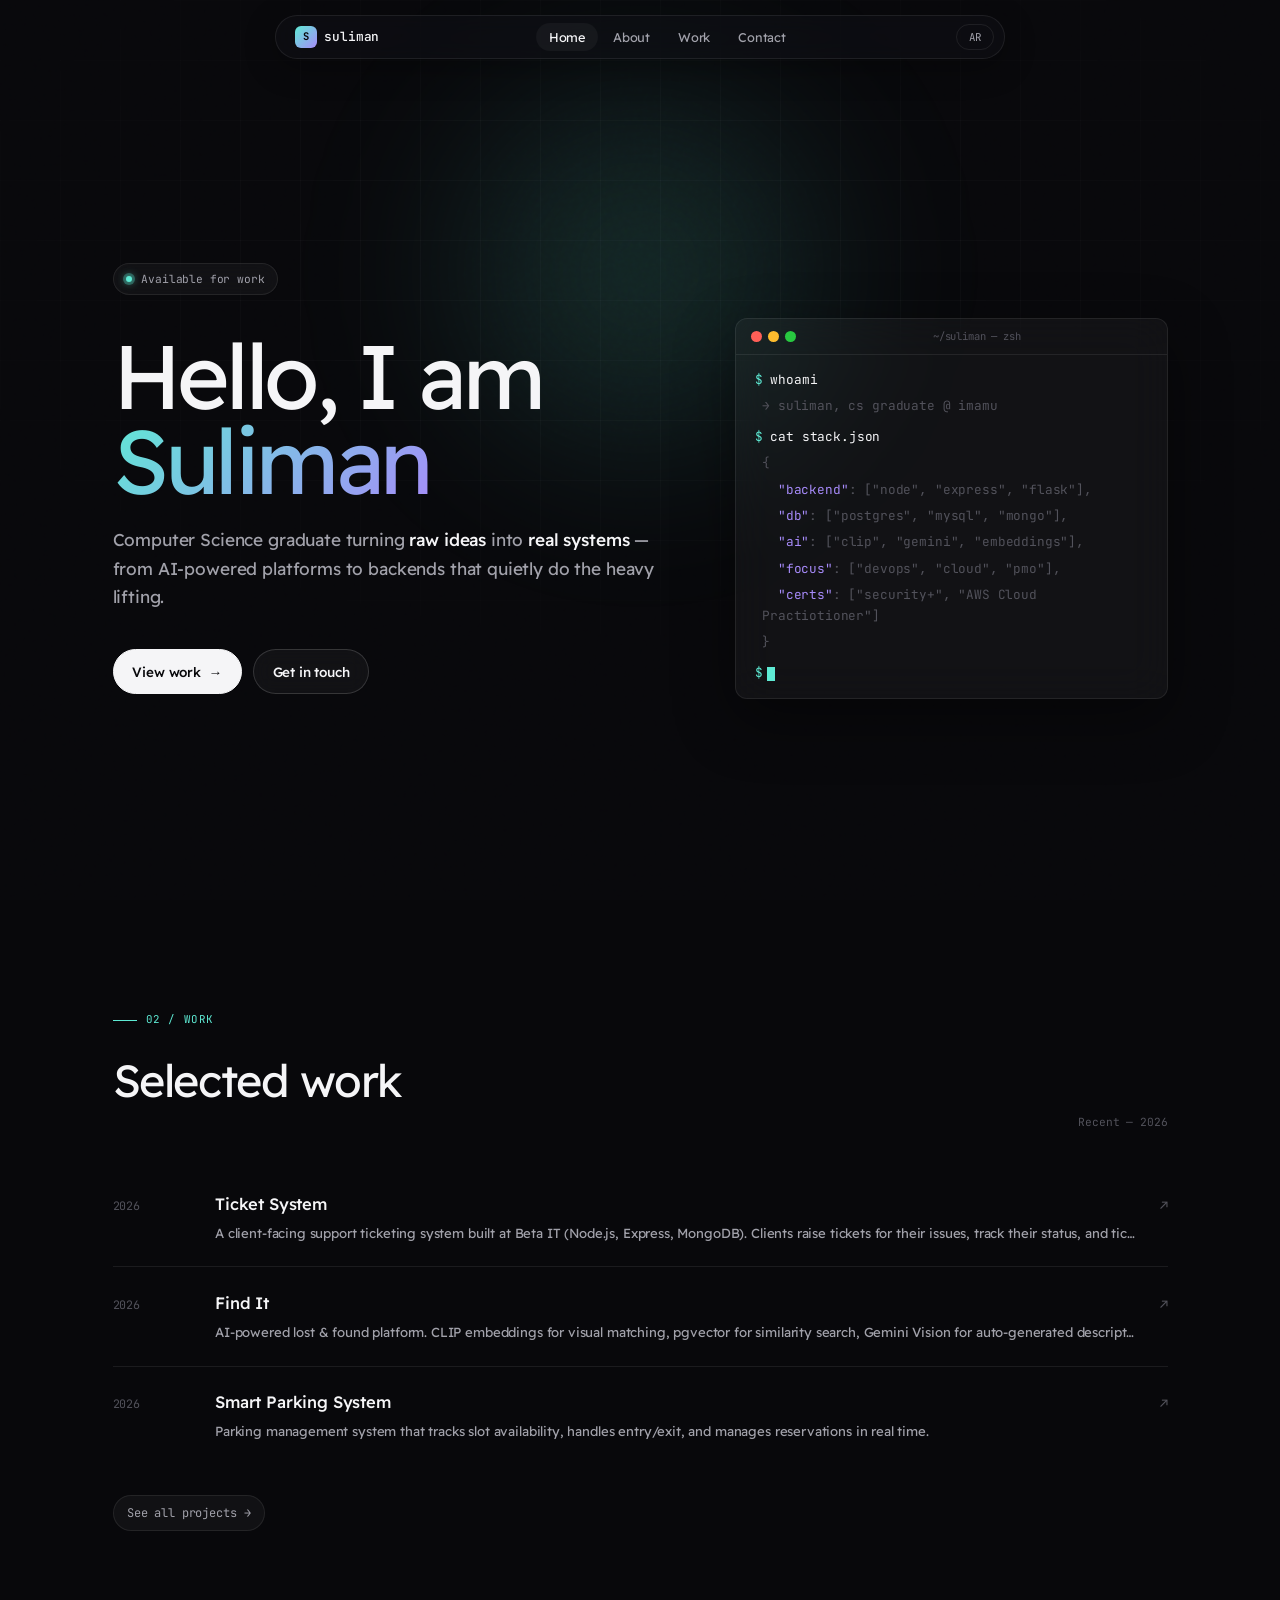
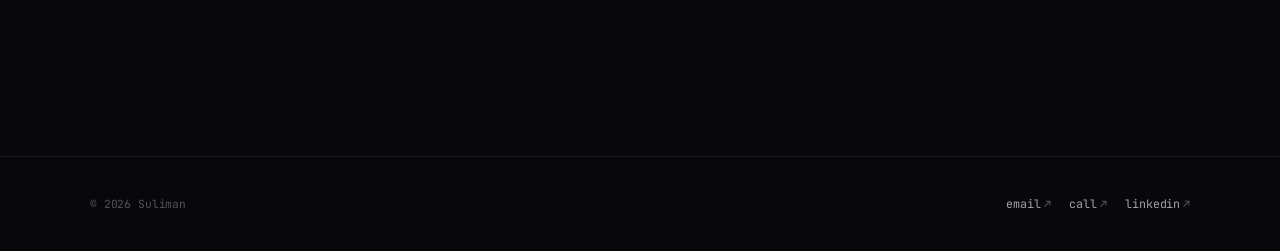
<file: index.html>
<!DOCTYPE html>
<html lang="en" dir="ltr">
<head>
  <meta charset="UTF-8">
  <meta name="viewport" content="width=device-width, initial-scale=1.0">
  <title>Suliman — Portfolio</title>
  <link rel="preconnect" href="https://fonts.googleapis.com">
  <link rel="preconnect" href="https://fonts.gstatic.com" crossorigin>
  <link href="https://fonts.googleapis.com/css2?family=Readex+Pro:wght@400;500;600;700&family=IBM+Plex+Sans+Arabic:wght@400;500;600;700&family=JetBrains+Mono:wght@400;500&display=swap" rel="stylesheet">
  <link rel="stylesheet" href="styles.css">
  <style>
    /* Home-specific */
    .hero-grid {
      display: grid;
      grid-template-columns: 1fr;
      gap: 3rem;
      align-items: center;
    }

    @media (min-width: 900px) {
      .hero-grid {
        grid-template-columns: 1.3fr 1fr;
        gap: 4rem;
      }
    }

    .work-list {
      display: flex;
      flex-direction: column;
    }

    .work-item {
      display: grid;
      grid-template-columns: 80px 1fr auto;
      gap: 1.5rem;
      padding: 1.5rem 0;
      border-bottom: 1px solid var(--border);
      text-decoration: none;
      color: inherit;
      align-items: baseline;
      transition: padding 0.25s;
      position: relative;
    }

    .work-item::before {
      content: '';
      position: absolute;
      inset: 0;
      background: linear-gradient(90deg, transparent, var(--bg-glass), transparent);
      opacity: 0;
      transition: opacity 0.25s;
      border-radius: 4px;
      pointer-events: none;
    }

    .work-item:hover::before { opacity: 1; }
    .work-item:hover { padding-left: 1rem; padding-right: 1rem; }

    .work-item:last-child { border-bottom: none; }

    .work-year {
      font-family: var(--font-mono);
      font-size: 0.78rem;
      color: var(--fg-subtle);
    }

    .work-info {
      min-width: 0;
    }

    .work-info h3 {
      margin-bottom: 0.3rem;
      transition: color 0.15s;
      color: var(--fg);
    }

    .work-item:hover h3 { color: var(--accent); }

    .work-info p {
      font-size: 0.88rem;
      color: var(--fg-muted);
      overflow: hidden;
      text-overflow: ellipsis;
      white-space: nowrap;
    }

    .work-arrow {
      font-family: var(--font-mono);
      font-size: 0.9rem;
      color: var(--fg-subtle);
      transition: transform 0.2s, color 0.2s;
    }

    .work-item:hover .work-arrow {
      color: var(--accent);
      transform: translateX(6px);
    }

    body[lang="ar"] .work-item:hover .work-arrow { transform: translateX(-6px); }

    .view-all {
      display: inline-flex;
      align-items: center;
      gap: 0.5rem;
      font-family: var(--font-mono);
      font-size: 0.8rem;
      color: var(--fg-muted);
      text-decoration: none;
      margin-top: 2rem;
      padding: 0.5rem 0.9rem;
      border: 1px solid var(--border);
      border-radius: 999px;
      background: var(--bg-glass);
      transition: all 0.2s;
    }

    body[lang="ar"] .view-all {
      font-family: var(--font-arabic);
    }

    .view-all:hover {
      color: var(--accent);
      border-color: var(--accent);
    }

    @media (max-width: 640px) {
      .work-item { grid-template-columns: 60px 1fr; gap: 1rem; }
      .work-arrow { display: none; }
    }
  </style>
</head>
<body lang="en">
  <div class="bg-grid"></div>
  <div class="bg-spotlight"></div>
  <div class="bg-noise"></div>

  <div id="header-placeholder"></div>

  <main>
    <section class="hero">
      <div class="hero-grid">
        <div>
          <div class="hero-status">
            <span class="pulse"></span>
            <span data-i18n="hero_status">Available for work</span>
          </div>
          <h1>
            <span data-i18n="hero_hi">Hello,</span>
            <span data-i18n="hero_iam">I am</span>
            <span class="gradient-text" data-i18n="hero_name">Suliman</span>
          </h1>
          <p class="hero-bio" data-i18n-html="hero_bio_html">
            Computer Science graduate turning <strong>raw ideas</strong> into <strong>real systems</strong> — from AI-powered platforms to backends that quietly do the heavy lifting.
          </p>
          <div class="hero-actions">
            <a href="projects.html" class="btn btn-primary">
              <span data-i18n="hero_cta">View work</span>
              <span class="arrow">→</span>
            </a>
            <a href="contact.html" class="btn btn-ghost" data-i18n="hero_cta_2">Get in touch</a>
          </div>
        </div>

        <div class="terminal">
          <div class="terminal-header">
            <span class="terminal-dot"></span>
            <span class="terminal-dot"></span>
            <span class="terminal-dot"></span>
            <span class="terminal-title">~/suliman — zsh</span>
          </div>
          <div class="terminal-body">
            <div class="terminal-line">
              <span class="terminal-prompt">$</span> <span class="terminal-cmd">whoami</span>
            </div>
            <div class="terminal-line terminal-out">→ suliman, cs graduate @ imamu</div>
            <div class="terminal-line" style="margin-top: 0.7rem;">
              <span class="terminal-prompt">$</span> <span class="terminal-cmd">cat stack.json</span>
            </div>
            <div class="terminal-line terminal-out">{</div>
            <div class="terminal-line terminal-out">&nbsp;&nbsp;<span class="terminal-tag">"backend"</span>: ["node", "express", "flask"],</div>
            <div class="terminal-line terminal-out">&nbsp;&nbsp;<span class="terminal-tag">"db"</span>: ["postgres", "mysql", "mongo"],</div>
            <div class="terminal-line terminal-out">&nbsp;&nbsp;<span class="terminal-tag">"ai"</span>: ["clip", "gemini", "embeddings"],</div>
            <div class="terminal-line terminal-out">&nbsp;&nbsp;<span class="terminal-tag">"focus"</span>: ["devops", "cloud", "pmo"],</div>
            <div class="terminal-line terminal-out">&nbsp;&nbsp;<span class="terminal-tag">"certs"</span>: ["security+", "AWS Cloud Practiotioner"]</div>
            <div class="terminal-line terminal-out">}</div>
            <div class="terminal-line" style="margin-top: 0.7rem;">
              <span class="terminal-prompt">$</span><span class="terminal-cursor"></span>
            </div>
          </div>
        </div>
      </div>
    </section>

    <section class="reveal">
      <div class="section-header">
        <div>
          <div class="eyebrow">02 / Work</div>
          <h2 data-i18n="home_work_title">Selected work</h2>
        </div>
        <span class="meta" data-i18n="home_work_meta">Recent — 2026</span>
      </div>
      <div class="work-list" id="work-list"></div>
      <a href="projects.html" class="view-all">
        <span data-i18n="home_work_all">See all projects</span>
        <span>→</span>
      </a>
    </section>
  </main>

  <div id="footer-placeholder"></div>

  <script src="partials.js"></script>
  <script src="script.js"></script>
  <script src="projects-data.js"></script>
  <script>
    function renderWorkList() {
      const lang = document.body.getAttribute('lang') || 'en';
      document.getElementById('work-list').innerHTML = PROJECTS.slice(0, 3).map((p) => `
        <a href="project.html?id=${p.id}" class="work-item">
          <span class="work-year">${p.year}</span>
          <div class="work-info">
            <h3>${p.title[lang]}</h3>
            <p>${p.desc[lang]}</p>
          </div>
          <span class="work-arrow">↗</span>
        </a>
      `).join('');
    }
    document.addEventListener('DOMContentLoaded', renderWorkList);
    document.addEventListener('langchange', renderWorkList);
  </script>
</body>
</html>
</file>
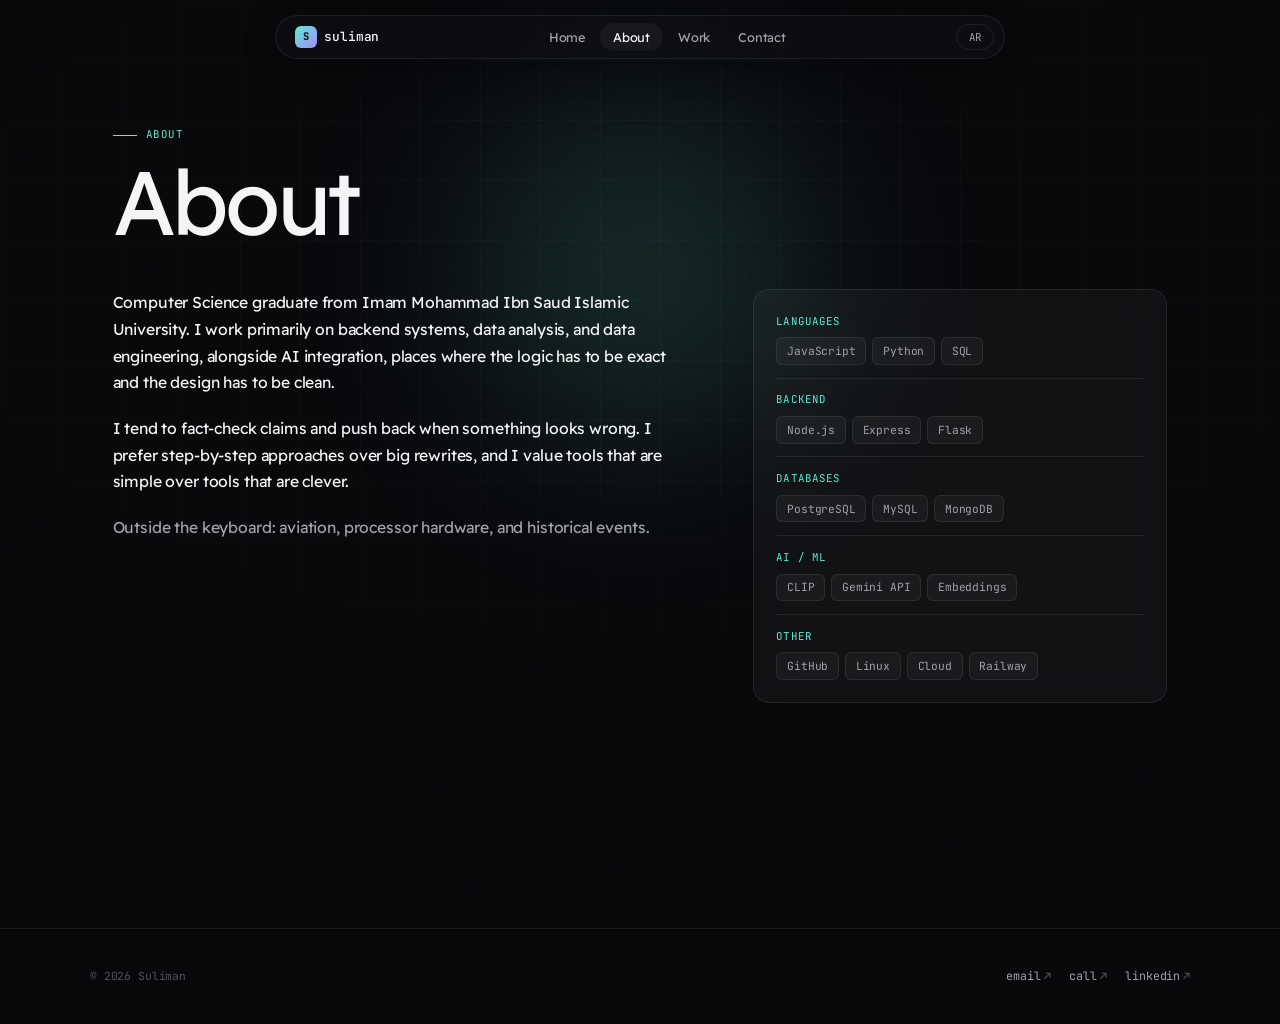
<file: about.html>
<!DOCTYPE html>
<html lang="en" dir="ltr">
<head>
  <meta charset="UTF-8">
  <meta name="viewport" content="width=device-width, initial-scale=1.0">
  <title>About — Suliman</title>
  <link rel="preconnect" href="https://fonts.googleapis.com">
  <link rel="preconnect" href="https://fonts.gstatic.com" crossorigin>
  <link href="https://fonts.googleapis.com/css2?family=Readex+Pro:wght@400;500;600;700&family=IBM+Plex+Sans+Arabic:wght@400;500;600;700&family=JetBrains+Mono:wght@400;500&display=swap" rel="stylesheet">
  <link rel="stylesheet" href="styles.css">
  <style>
    .about-grid {
      display: grid;
      grid-template-columns: 1fr;
      gap: 3rem;
    }

    @media (min-width: 900px) {
      .about-grid { grid-template-columns: 1.4fr 1fr; gap: 4rem; }
    }

    .about-text p {
      font-size: 1.05rem;
      color: var(--fg);
      margin-bottom: 1.25rem;
    }

    .about-text p:last-child { color: var(--fg-muted); }

    .stack-card {
      background: var(--bg-glass);
      backdrop-filter: blur(20px);
      border: 1px solid var(--border);
      border-radius: 16px;
      padding: 1.5rem;
      position: sticky;
      top: 6rem;
    }

    .stack-row {
      padding: 0.85rem 0;
      border-bottom: 1px solid var(--border);
    }

    .stack-row:last-child { border-bottom: none; padding-bottom: 0; }
    .stack-row:first-child { padding-top: 0; }

    .stack-label {
      font-family: var(--font-mono);
      font-size: 0.72rem;
      color: var(--accent);
      text-transform: uppercase;
      letter-spacing: 0.1em;
      margin-bottom: 0.5rem;
    }

    .stack-items {
      display: flex;
      flex-wrap: wrap;
      gap: 0.4rem;
    }

    .chip {
      font-family: var(--font-mono);
      font-size: 0.75rem;
      color: var(--fg-muted);
      padding: 0.25rem 0.65rem;
      background: rgba(255,255,255,0.04);
      border: 1px solid var(--border);
      border-radius: 6px;
      transition: all 0.15s;
    }

    .chip:hover {
      color: var(--fg);
      border-color: var(--border-hover);
      background: rgba(255,255,255,0.07);
    }

    @media (max-width: 900px) {
      .stack-card { position: static; }
    }
  </style>
</head>
<body lang="en">
  <div class="bg-grid"></div>
  <div class="bg-spotlight"></div>
  <div class="bg-noise"></div>

  <div id="header-placeholder"></div>

  <main>
    <section>
      <div class="eyebrow" data-i18n="about_eyebrow">About</div>
      <h1 data-i18n="about_title">About</h1>

      <div class="about-grid" style="margin-top: 3rem;">
        <div class="about-text">
          <p data-i18n="about_p1">Computer Science student at Imam Mohammad Ibn Saud Islamic University. I work primarily on backend systems, databases, and AI integration — places where the logic has to be exact and the design has to be clean.</p>
          <p data-i18n="about_p2">I tend to fact-check claims and push back when something looks wrong. I prefer step-by-step approaches over big rewrites, and I value tools that are simple over tools that are clever.</p>
          <p data-i18n="about_p3">Outside the keyboard: aviation history, processor hardware, economics, and historical events.</p>
        </div>

        <div class="stack-card">
          <div class="stack-row">
            <div class="stack-label" data-i18n="stack_lang">Languages</div>
            <div class="stack-items">
              <span class="chip">JavaScript</span>
              <span class="chip">Python</span>
              <span class="chip">SQL</span>
            </div>
          </div>
          <div class="stack-row">
            <div class="stack-label" data-i18n="stack_backend">Backend</div>
            <div class="stack-items">
              <span class="chip">Node.js</span>
              <span class="chip">Express</span>
              <span class="chip">Flask</span>
            </div>
          </div>
          <div class="stack-row">
            <div class="stack-label" data-i18n="stack_db">Databases</div>
            <div class="stack-items">
              <span class="chip">PostgreSQL</span>
              <span class="chip">MySQL</span>
              <span class="chip">MongoDB</span>
            </div>
          </div>
          <div class="stack-row">
            <div class="stack-label" data-i18n="stack_ai">AI / ML</div>
            <div class="stack-items">
              <span class="chip">CLIP</span>
              <span class="chip">Gemini API</span>
              <span class="chip">Embeddings</span>
            </div>
          </div>
          <div class="stack-row">
            <div class="stack-label" data-i18n="stack_other">Other</div>
            <div class="stack-items">
              <span class="chip">GitHub</span>
              <span class="chip">Linux</span>
              <span class="chip">Cloud</span>
              <span class="chip">Railway</span>
            </div>
          </div>
        </div>
      </div>
    </section>
  </main>

  <div id="footer-placeholder"></div>

  <script src="partials.js"></script>
  <script src="script.js"></script>
</body>
</html>
</file>
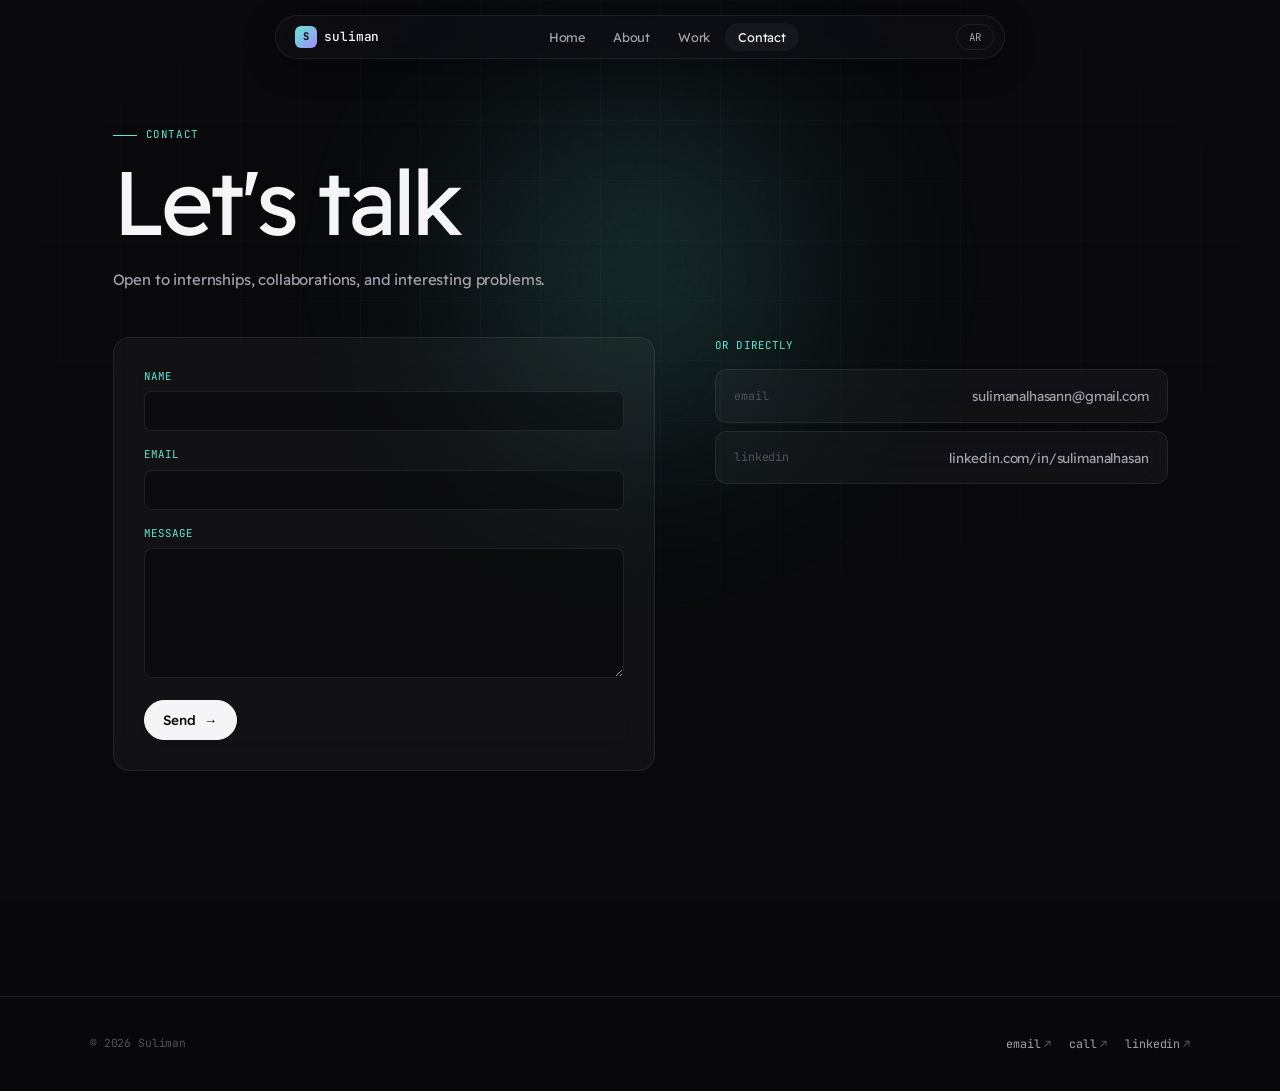
<file: contact.html>
<!DOCTYPE html>
<html lang="en" dir="ltr">
<head>
  <meta charset="UTF-8">
  <meta name="viewport" content="width=device-width, initial-scale=1.0">
  <title>Contact — Suliman</title>
  <link rel="preconnect" href="https://fonts.googleapis.com">
  <link rel="preconnect" href="https://fonts.gstatic.com" crossorigin>
  <link href="https://fonts.googleapis.com/css2?family=Readex+Pro:wght@400;500;600;700&family=IBM+Plex+Sans+Arabic:wght@400;500;600;700&family=JetBrains+Mono:wght@400;500&display=swap" rel="stylesheet">
  <link rel="stylesheet" href="styles.css">
  <style>
    .contact-grid {
      display: grid;
      grid-template-columns: 1fr;
      gap: 3rem;
      margin-top: 3rem;
    }

    @media (min-width: 800px) {
      .contact-grid { grid-template-columns: 1.2fr 1fr; gap: 4rem; }
    }

    .contact-form {
      background: var(--bg-glass);
      backdrop-filter: blur(20px);
      border: 1px solid var(--border);
      border-radius: 16px;
      padding: 2rem;
      display: flex;
      flex-direction: column;
      gap: 1rem;
    }

    .form-group label {
      display: block;
      font-family: var(--font-mono);
      font-size: 0.72rem;
      color: var(--accent);
      margin-bottom: 0.4rem;
      text-transform: uppercase;
      letter-spacing: 0.1em;
    }

    .form-group input,
    .form-group textarea {
      width: 100%;
      background: rgba(0,0,0,0.3);
      border: 1px solid var(--border);
      border-radius: 8px;
      padding: 0.7rem 0.9rem;
      font-family: inherit;
      font-size: 0.9rem;
      color: var(--fg);
      transition: all 0.15s;
    }

    body[lang="ar"] .form-group input,
    body[lang="ar"] .form-group textarea {
      font-family: var(--font-arabic);
    }

    .form-group input:focus,
    .form-group textarea:focus {
      outline: none;
      border-color: var(--accent);
      box-shadow: 0 0 0 3px rgba(94, 234, 212, 0.1);
    }

    .form-group textarea {
      resize: vertical;
      min-height: 130px;
    }

    .contact-info {
      display: flex;
      flex-direction: column;
      gap: 0.5rem;
    }

    .contact-direct-label {
      font-family: var(--font-mono);
      font-size: 0.72rem;
      color: var(--accent);
      text-transform: uppercase;
      letter-spacing: 0.1em;
      margin-bottom: 1rem;
    }

    .contact-row {
      display: flex;
      justify-content: space-between;
      align-items: center;
      padding: 1rem 1.2rem;
      background: var(--bg-glass);
      backdrop-filter: blur(20px);
      border: 1px solid var(--border);
      border-radius: 12px;
      text-decoration: none;
      color: inherit;
      transition: all 0.2s;
    }

    .contact-row:hover {
      border-color: var(--border-hover);
      background: rgba(255,255,255,0.06);
      transform: translateX(4px);
    }

    body[lang="ar"] .contact-row:hover { transform: translateX(-4px); }

    .contact-row-label {
      font-family: var(--font-mono);
      font-size: 0.78rem;
      color: var(--fg-subtle);
    }

    .contact-row-value {
      font-size: 0.9rem;
      color: var(--fg-muted);
      transition: color 0.15s;
    }

    .contact-row:hover .contact-row-value { color: var(--accent); }
  </style>
</head>
<body lang="en">
  <div class="bg-grid"></div>
  <div class="bg-spotlight"></div>
  <div class="bg-noise"></div>

  <div id="header-placeholder"></div>

  <main>
    <section>
      <div class="eyebrow" data-i18n="contact_eyebrow">Contact</div>
      <h1 data-i18n="contact_title">Let's talk</h1>
      <p style="margin-top: 1rem; max-width: 540px;" data-i18n="contact_subtitle">Open to internships, collaborations, and interesting problems.</p>

      <div class="contact-grid">
        <div class="contact-form">
          <div class="form-group">
            <label data-i18n="form_name">Name</label>
            <input type="text" id="name" required>
          </div>
          <div class="form-group">
            <label data-i18n="form_email">Email</label>
            <input type="email" id="email" required>
          </div>
          <div class="form-group">
            <label data-i18n="form_message">Message</label>
            <textarea id="message" required></textarea>
          </div>
          <div>
            <button type="button" class="btn btn-primary" onclick="handleSubmit()">
              <span data-i18n="form_submit">Send</span>
              <span class="arrow">→</span>
            </button>
          </div>
        </div>

        <div>
          <div class="contact-direct-label" data-i18n="contact_or">Or directly</div>
          <div class="contact-info">
            <a href="mailto:sulimanalhasann@gmail.com" target="_blank" class="contact-row">
              <span class="contact-row-label">email</span>
              <span class="contact-row-value">sulimanalhasann@gmail.com</span>
            </a>
            <a href="https://linkedin.com/in/sulimanalhasan" target="_blank" class="contact-row">
              <span class="contact-row-label">linkedin</span>
              <span class="contact-row-value">linkedin.com/in/sulimanalhasan</span>
            </a>
          </div>
        </div>
      </div>
    </section>
  </main>

  <div id="footer-placeholder"></div>

  <script src="partials.js"></script>
  <script src="script.js"></script>
  <script>
    function handleSubmit() {
      const name = document.getElementById('name').value;
      const email = document.getElementById('email').value;
      const message = document.getElementById('message').value;
      if (!name || !email || !message) return;
      const subject = encodeURIComponent(`Portfolio contact from ${name}`);
      const body = encodeURIComponent(`${message}\n\n— ${name}\n${email}`);
      window.location.href = `mailto:sulimanalhasann@gmail.com?subject=${subject}&body=${body}`;
    }
  </script>
</body>
</html>
</file>
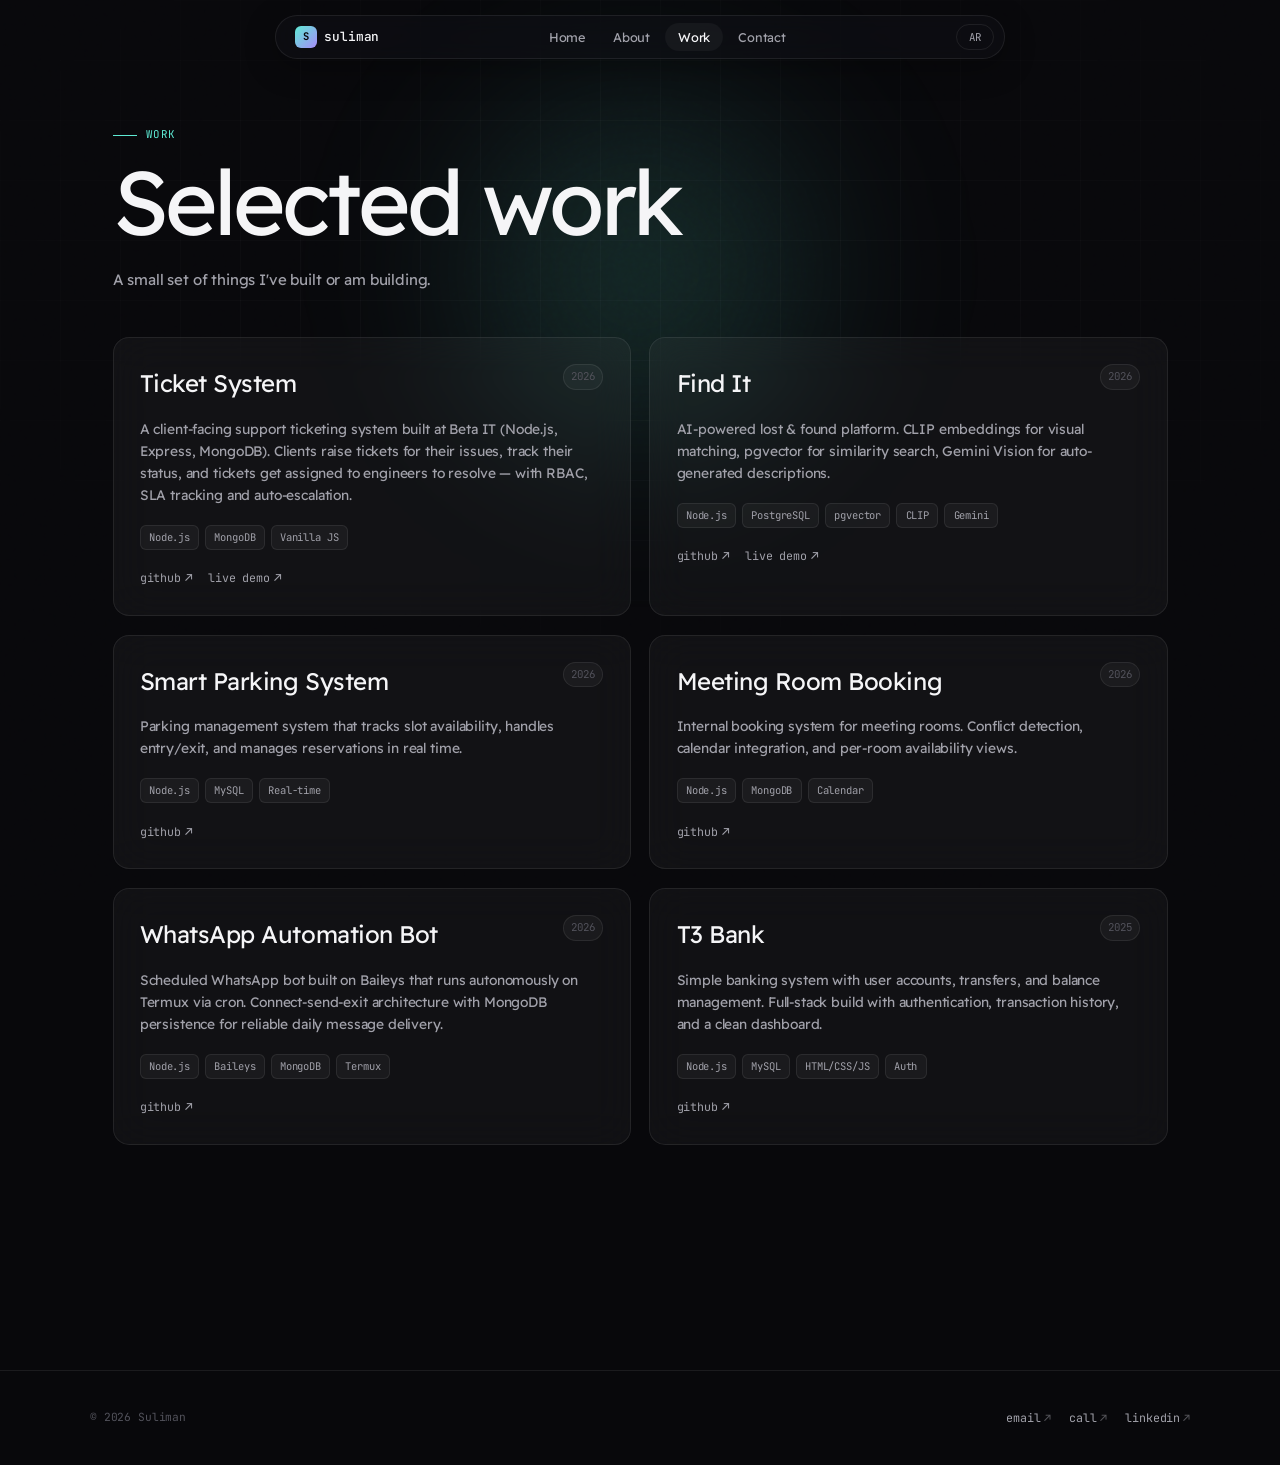
<file: projects.html>
<!DOCTYPE html>
<html lang="en" dir="ltr">
<head>
  <meta charset="UTF-8">
  <meta name="viewport" content="width=device-width, initial-scale=1.0">
  <title>Work — Suliman</title>
  <link rel="preconnect" href="https://fonts.googleapis.com">
  <link rel="preconnect" href="https://fonts.gstatic.com" crossorigin>
  <link href="https://fonts.googleapis.com/css2?family=Readex+Pro:wght@400;500;600;700&family=IBM+Plex+Sans+Arabic:wght@400;500;600;700&family=JetBrains+Mono:wght@400;500&display=swap" rel="stylesheet">
  <link rel="stylesheet" href="styles.css">
  <style>
    .projects-grid {
      display: grid;
      grid-template-columns: 1fr;
      gap: 1.25rem;
      margin-top: 3rem;
    }

    @media (min-width: 720px) {
      .projects-grid { grid-template-columns: 1fr 1fr; }
    }

    .project-card {
      background: var(--bg-glass);
      backdrop-filter: blur(20px);
      border: 1px solid var(--border);
      border-radius: 16px;
      padding: 1.75rem;
      transition: all 0.25s;
      position: relative;
      overflow: hidden;
    }

    .project-card::before {
      content: '';
      position: absolute;
      inset: 0;
      background: radial-gradient(circle at top right, var(--accent-glow), transparent 50%);
      opacity: 0;
      transition: opacity 0.3s;
      pointer-events: none;
    }

    .project-card:hover {
      border-color: var(--border-hover);
      transform: translateY(-3px);
    }

    .project-card:hover::before { opacity: 0.15; }

    .project-header {
      display: flex;
      justify-content: space-between;
      align-items: flex-start;
      margin-bottom: 1rem;
      gap: 1rem;
      position: relative;
    }

    .project-title {
      font-family: var(--font-display);
      font-size: 1.6rem;
      font-weight: 400;
      letter-spacing: -0.02em;
      color: var(--fg);
    }

    body[lang="ar"] .project-title { font-family: var(--font-arabic-display); font-weight: 600; }

    .project-year {
      font-family: var(--font-mono);
      font-size: 0.72rem;
      color: var(--fg-subtle);
      padding: 0.2rem 0.5rem;
      background: rgba(255,255,255,0.04);
      border: 1px solid var(--border);
      border-radius: 999px;
      flex-shrink: 0;
    }

    .project-desc {
      font-size: 0.92rem;
      color: var(--fg-muted);
      margin-bottom: 1.25rem;
      line-height: 1.6;
      position: relative;
    }

    .project-tags {
      display: flex;
      flex-wrap: wrap;
      gap: 0.4rem;
      margin-bottom: 1.25rem;
      position: relative;
    }

    .project-tag {
      font-family: var(--font-mono);
      font-size: 0.7rem;
      color: var(--fg-muted);
      padding: 0.2rem 0.55rem;
      background: rgba(255,255,255,0.04);
      border: 1px solid var(--border);
      border-radius: 6px;
    }

    .project-links {
      display: flex;
      gap: 1rem;
      position: relative;
    }

    .project-link {
      font-family: var(--font-mono);
      font-size: 0.78rem;
      color: var(--fg-muted);
      text-decoration: none;
      display: inline-flex;
      align-items: center;
      gap: 0.3rem;
      transition: color 0.15s;
    }

    .project-link::after {
      content: '↗';
      font-size: 0.85rem;
    }

    .project-link:hover { color: var(--accent); }

    .project-empty .project-title { color: var(--fg-subtle); }
    .project-empty { opacity: 0.5; }
  </style>
</head>
<body lang="en">
  <div class="bg-grid"></div>
  <div class="bg-spotlight"></div>
  <div class="bg-noise"></div>

  <div id="header-placeholder"></div>

  <main>
    <section>
      <div class="eyebrow" data-i18n="projects_eyebrow">Work</div>
      <h1 data-i18n="projects_title">Selected work</h1>
      <p style="margin-top: 1rem; max-width: 540px;" data-i18n="projects_subtitle">A small set of things I've built or am building.</p>

      <div class="projects-grid" id="projects-grid"></div>
    </section>
  </main>

  <div id="footer-placeholder"></div>

  <script src="partials.js"></script>
  <script src="script.js"></script>
  <script src="projects-data.js"></script>
  <script>
    function renderProjectsGrid() {
      const lang = document.body.getAttribute('lang') || 'en';
      const linkLabels = { github: 'github', demo: 'live demo' };

      document.getElementById('projects-grid').innerHTML = PROJECTS.map((p) => `
        <article class="project-card reveal visible" data-id="${p.id}">
          <div class="project-header">
            <h3 class="project-title">${p.title[lang]}</h3>
            <span class="project-year">${p.year}</span>
          </div>
          <p class="project-desc">${p.desc[lang]}</p>
          <div class="project-tags">
            ${p.tags.map((tag) => `<span class="project-tag">${tag}</span>`).join('')}
          </div>
          <div class="project-links">
            ${Object.entries(p.links || {}).map(([type, url]) => `<a href="${url}" class="project-link">${linkLabels[type] || type}</a>`).join('')}
          </div>
        </article>
      `).join('');

      document.querySelectorAll('.project-card[data-id]').forEach((card) => {
        card.style.cursor = 'pointer';
        card.addEventListener('click', (e) => {
          if (e.target.closest('.project-link')) return; // let github/demo links work normally
          window.location.href = 'project.html?id=' + card.dataset.id;
        });
      });
    }

    document.addEventListener('DOMContentLoaded', renderProjectsGrid);
    document.addEventListener('langchange', renderProjectsGrid);
  </script>
</body>
</html>
</file>
<file: styles.css>
/* ===== Variables ===== */
:root {
  --bg: #08080b;
  --bg-elevated: #0f0f14;
  --bg-card: rgba(255, 255, 255, 0.03);
  --bg-glass: rgba(255, 255, 255, 0.04);
  --border: rgba(255, 255, 255, 0.08);
  --border-hover: rgba(255, 255, 255, 0.15);
  --fg: #f5f5f7;
  --fg-muted: #a1a1aa;
  --fg-subtle: #52525b;
  --accent: #5eead4;
  --accent-glow: rgba(94, 234, 212, 0.4);
  --accent-2: #a78bfa;

  --font-display: 'Readex Pro', sans-serif;
  --font-sans: 'Readex Pro', sans-serif;
  --font-mono: 'JetBrains Mono', monospace;
  --font-arabic: 'IBM Plex Sans Arabic', sans-serif;
  --font-arabic-display: 'IBM Plex Sans Arabic', sans-serif;

  --max-width: 1100px;
}

* { margin: 0; padding: 0; box-sizing: border-box; }

html {
  scroll-behavior: smooth;
  font-size: 15px;
  -webkit-font-smoothing: antialiased;
}

body {
  font-family: var(--font-sans);
  background: var(--bg);
  color: var(--fg);
  line-height: 1.6;
  min-height: 100vh;
  overflow-x: hidden;
  position: relative;
  letter-spacing: -0.01em;
}

body[lang="ar"] { font-family: var(--font-arabic); direction: rtl; }

/* ===== Background system ===== */
.bg-grid {
  position: fixed;
  inset: 0;
  z-index: 0;
  background-image:
    linear-gradient(rgba(255,255,255,0.025) 1px, transparent 1px),
    linear-gradient(90deg, rgba(255,255,255,0.025) 1px, transparent 1px);
  background-size: 60px 60px;
  mask-image: radial-gradient(ellipse 80% 60% at 50% 30%, black 30%, transparent 80%);
  -webkit-mask-image: radial-gradient(ellipse 80% 60% at 50% 30%, black 30%, transparent 80%);
  pointer-events: none;
}

.bg-spotlight {
  position: fixed;
  width: 600px;
  height: 600px;
  border-radius: 50%;
  background: radial-gradient(circle, var(--accent-glow) 0%, transparent 60%);
  filter: blur(80px);
  pointer-events: none;
  z-index: 0;
  opacity: 0.5;
  transform: translate(-50%, -50%);
  transition: opacity 0.3s;
  will-change: transform;
}

.bg-noise {
  position: fixed;
  inset: 0;
  z-index: 1;
  pointer-events: none;
  opacity: 0.3;
  mix-blend-mode: overlay;
  background-image: url("data:image/svg+xml,%3Csvg viewBox='0 0 200 200' xmlns='http://www.w3.org/2000/svg'%3E%3Cfilter id='n'%3E%3CfeTurbulence type='fractalNoise' baseFrequency='0.9' numOctaves='3'/%3E%3C/filter%3E%3Crect width='100%25' height='100%25' filter='url(%23n)' opacity='0.5'/%3E%3C/svg%3E");
}

/* ===== Navigation ===== */
.nav {
  position: sticky;
  top: 1rem;
  z-index: 100;
  margin: 1rem auto 0;
  max-width: 760px;
  padding: 0 1rem;
}

.nav-inner {
  background: rgba(15, 15, 20, 0.6);
  backdrop-filter: saturate(180%) blur(20px);
  -webkit-backdrop-filter: saturate(180%) blur(20px);
  border: 1px solid var(--border);
  border-radius: 999px;
  padding: 0.5rem 0.7rem 0.5rem 1.25rem;
  display: flex;
  align-items: center;
  justify-content: space-between;
  gap: 1rem;
  box-shadow: 0 8px 32px rgba(0,0,0,0.3);
}

body[lang="ar"] .nav-inner { padding: 0.5rem 1.25rem 0.5rem 0.7rem; }

.nav-logo {
  font-family: var(--font-mono);
  font-size: 0.85rem;
  font-weight: 500;
  text-decoration: none;
  color: var(--fg);
  display: inline-flex;
  align-items: center;
  gap: 0.5rem;
}

.nav-logo .mark {
  width: 22px;
  height: 22px;
  background: linear-gradient(135deg, var(--accent), var(--accent-2));
  border-radius: 6px;
  display: inline-flex;
  align-items: center;
  justify-content: center;
  font-size: 0.7rem;
  font-weight: 700;
  color: var(--bg);
  letter-spacing: 0;
}

.nav-links {
  display: flex;
  gap: 0.15rem;
  list-style: none;
  align-items: center;
}

.nav-links a {
  color: var(--fg-muted);
  text-decoration: none;
  font-size: 0.85rem;
  padding: 0.4rem 0.85rem;
  border-radius: 999px;
  transition: color 0.15s, background 0.15s;
}

.nav-links a:hover { color: var(--fg); }
.nav-links a.active {
  color: var(--fg);
  background: var(--bg-glass);
}

.nav-controls { display: flex; gap: 0.4rem; }

.btn-control {
  background: transparent;
  border: 1px solid var(--border);
  border-radius: 999px;
  padding: 0.35rem 0.8rem;
  font-family: var(--font-mono);
  font-size: 0.72rem;
  color: var(--fg-muted);
  cursor: pointer;
  transition: all 0.15s;
}

.btn-control:hover {
  background: var(--bg-glass);
  border-color: var(--border-hover);
  color: var(--fg);
}

/* ===== Layout ===== */
main {
  max-width: var(--max-width);
  margin: 0 auto;
  padding: 4rem 1.5rem;
  position: relative;
  z-index: 2;
}

section { margin-bottom: 7rem; }

.eyebrow {
  font-family: var(--font-mono);
  font-size: 0.72rem;
  color: var(--accent);
  text-transform: uppercase;
  letter-spacing: 0.15em;
  margin-bottom: 1rem;
  display: inline-flex;
  align-items: center;
  gap: 0.6rem;
}

.eyebrow::before {
  content: '';
  width: 24px;
  height: 1px;
  background: var(--accent);
}

h1 {
  font-family: var(--font-display);
  font-size: clamp(3rem, 8vw, 6rem);
  font-weight: 400;
  line-height: 0.95;
  letter-spacing: -0.04em;
  margin-bottom: 1.5rem;
}

body[lang="ar"] h1 {
  font-family: var(--font-arabic-display);
  font-weight: 600;
  letter-spacing: 0;
  line-height: 1.1;
}

h2 {
  font-family: var(--font-display);
  font-size: clamp(2rem, 4vw, 3rem);
  font-weight: 400;
  letter-spacing: -0.03em;
  margin-bottom: 1rem;
}

body[lang="ar"] h2 { font-family: var(--font-arabic-display); font-weight: 600; }

h3 {
  font-size: 1.1rem;
  font-weight: 500;
  letter-spacing: -0.01em;
}

p {
  color: var(--fg-muted);
  font-size: 1rem;
  line-height: 1.7;
}

/* ===== Hero ===== */
.hero {
  min-height: calc(100vh - 8rem);
  display: flex;
  flex-direction: column;
  justify-content: center;
  padding: 2rem 0;
}

.hero-status {
  display: inline-flex;
  align-items: center;
  gap: 0.6rem;
  font-family: var(--font-mono);
  font-size: 0.75rem;
  color: var(--fg-muted);
  margin-bottom: 2.5rem;
  padding: 0.4rem 0.85rem;
  background: var(--bg-glass);
  backdrop-filter: blur(10px);
  border: 1px solid var(--border);
  border-radius: 999px;
  width: fit-content;
}

body[lang="ar"] .hero-status {
  font-family: var(--font-arabic);
}

.hero-status .pulse {
  width: 6px;
  height: 6px;
  background: var(--accent);
  border-radius: 50%;
  position: relative;
  box-shadow: 0 0 8px var(--accent);
}

.hero-status .pulse::after {
  content: '';
  position: absolute;
  inset: -3px;
  border-radius: 50%;
  background: var(--accent);
  opacity: 0.3;
  animation: ping 2s ease-out infinite;
}

@keyframes ping {
  0% { transform: scale(0.5); opacity: 0.5; }
  100% { transform: scale(2.5); opacity: 0; }
}

.hero h1 .gradient-text {
  background: linear-gradient(135deg, var(--accent) 0%, var(--accent-2) 100%);
  -webkit-background-clip: text;
  background-clip: text;
  color: transparent;
  
}

.hero-bio {
  font-size: 1.15rem;
  color: var(--fg-muted);
  max-width: 580px;
  margin-bottom: 2.5rem;
  line-height: 1.65;
}

body[lang="ar"] .hero-bio { font-size: 1.1rem; }

.hero-bio strong { color: var(--fg); font-weight: 500; }

.hero-actions {
  display: flex;
  gap: 0.75rem;
  flex-wrap: wrap;
  margin-bottom: 4rem;
}

.btn {
  display: inline-flex;
  align-items: center;
  gap: 0.5rem;
  padding: 0.7rem 1.25rem;
  font-size: 0.9rem;
  font-weight: 500;
  text-decoration: none;
  border-radius: 999px;
  transition: all 0.2s;
  border: 1px solid transparent;
  cursor: pointer;
  font-family: inherit;
  position: relative;
  overflow: hidden;
}

.btn-primary {
  background: var(--fg);
  color: var(--bg);
  border-color: var(--fg);
}

.btn-primary:hover {
  background: transparent;
  color: var(--fg);
}

.btn-ghost {
  color: var(--fg);
  border-color: var(--border-hover);
  background: var(--bg-glass);
  backdrop-filter: blur(10px);
}

.btn-ghost:hover {
  border-color: var(--fg-muted);
  background: rgba(255,255,255,0.06);
}

.btn .arrow { transition: transform 0.2s; }
.btn:hover .arrow { transform: translateX(3px); }
body[lang="ar"] .btn:hover .arrow { transform: translateX(-3px); }

/* ===== Terminal command bar ===== */
.terminal {
  background: var(--bg-glass);
  backdrop-filter: blur(20px);
  border: 1px solid var(--border);
  border-radius: 12px;
  font-family: var(--font-mono);
  font-size: 0.85rem;
  max-width: 580px;
  overflow: hidden;
  box-shadow: 0 20px 60px rgba(0,0,0,0.4);
}

.terminal-header {
  padding: 0.6rem 1rem;
  border-bottom: 1px solid var(--border);
  display: flex;
  align-items: center;
  gap: 0.4rem;
}

.terminal-dot {
  width: 11px;
  height: 11px;
  border-radius: 50%;
}

.terminal-dot:nth-child(1) { background: #ff5f57; }
.terminal-dot:nth-child(2) { background: #febc2e; }
.terminal-dot:nth-child(3) { background: #28c840; }

.terminal-title {
  font-size: 0.7rem;
  color: var(--fg-subtle);
  margin-left: auto;
  margin-right: auto;
}

.terminal-body {
  padding: 1rem 1.25rem;
  direction: ltr;
  text-align: left;
}

.terminal-line {
  margin-bottom: 0.4rem;
  color: var(--fg-muted);
}

.terminal-line:last-child { margin-bottom: 0; }

.terminal-prompt { color: var(--accent); }
.terminal-cmd { color: var(--fg); }
.terminal-out { color: var(--fg-subtle); padding-left: 0.5rem; }
.terminal-tag { color: var(--accent-2); }

.terminal-cursor {
  display: inline-block;
  width: 8px;
  height: 1.1em;
  background: var(--accent);
  vertical-align: text-bottom;
  animation: blink 1.2s ease-in-out infinite;
  margin-left: 4px;
}

@keyframes blink {
  0%, 100% { opacity: 1; }
  50% { opacity: 0; }
}

/* ===== Section header ===== */
.section-header {
  display: flex;
  justify-content: space-between;
  align-items: flex-end;
  margin-bottom: 2.5rem;
  gap: 2rem;
  flex-wrap: wrap;
}

.section-header .meta {
  font-family: var(--font-mono);
  font-size: 0.75rem;
  color: var(--fg-subtle);
}

/* ===== Page transitions ===== */
main, .footer {
  opacity: 0;
  transform: translateY(8px);
  transition: opacity 0.4s ease, transform 0.4s ease;
}

body.page-ready main,
body.page-ready .footer {
  opacity: 1;
  transform: translateY(0);
}

body.page-leaving main,
body.page-leaving .footer {
  opacity: 0;
  transform: translateY(-8px);
  transition: opacity 0.25s ease, transform 0.25s ease;
}

/* Nav stays put during transitions */
.nav {
  opacity: 1 !important;
  transform: none !important;
}

/* ===== Reveal ===== */
.reveal {
  opacity: 0;
  transform: translateY(20px);
  transition: opacity 0.8s, transform 0.8s;
}

.reveal.visible { opacity: 1; transform: translateY(0); }

/* ===== Footer ===== */
.footer {
  border-top: 1px solid var(--border);
  margin-top: 4rem;
  padding: 2.5rem 1.5rem;
  position: relative;
  z-index: 2;
}

.footer-inner {
  max-width: var(--max-width);
  margin: 0 auto;
  display: flex;
  justify-content: space-between;
  align-items: center;
  flex-wrap: wrap;
  gap: 1rem;
}

.footer p {
  font-family: var(--font-mono);
  font-size: 0.75rem;
  color: var(--fg-subtle);
}

body[lang="ar"] .footer p {
  font-family: var(--font-arabic);
}

.footer-socials { display: flex; gap: 1.25rem; }

.footer-socials a {
  font-family: var(--font-mono);
  font-size: 0.78rem;
  color: var(--fg-muted);
  text-decoration: none;
  transition: color 0.15s;
  position: relative;
}

.footer-socials a::after {
  content: '↗';
  margin-left: 3px;
  opacity: 0.5;
}

.footer-socials a:hover { color: var(--accent); }

/* ===== Mobile ===== */
@media (max-width: 720px) {
  .nav { margin-top: 0.5rem; }
  .nav-inner { padding: 0.4rem 0.6rem 0.4rem 1rem; }
  body[lang="ar"] .nav-inner { padding: 0.4rem 1rem 0.4rem 0.6rem; }
  main { padding: 2rem 1.25rem; }
  .hero { min-height: auto; padding: 3rem 0; }
  .terminal { font-size: 0.75rem; }
  .bg-spotlight { width: 400px; height: 400px; }
  .nav-links {
  display: flex;
  gap: 0;
  font-size: 0.7rem;
  }
  .nav-links a { padding: 0.3rem 0.45rem; }
  .nav-logo { font-size: 0.75rem; }
  .nav-logo .mark { width: 18px; height: 18px; font-size: 0.6rem; }
  .btn-control { padding: 0.3rem 0.55rem; font-size: 0.65rem; }
}
</file>
